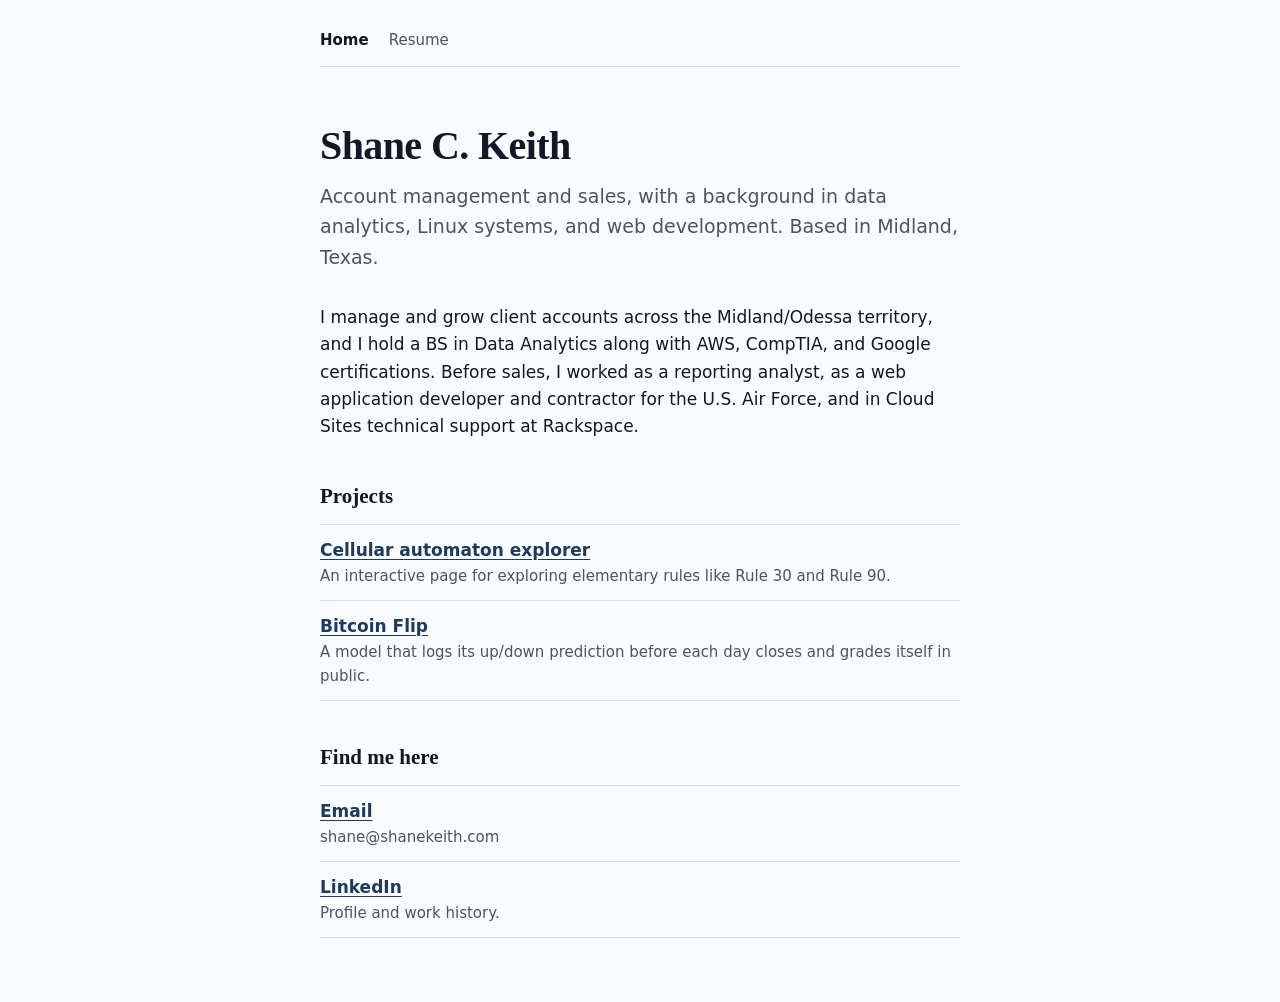
<file: index.html>
<!DOCTYPE html>
<html lang="en">
<head>
<meta charset="utf-8">
<meta name="viewport" content="width=device-width, initial-scale=1, viewport-fit=cover">
<title>Shane C. Keith</title>
<meta name="description" content="Shane Keith. Account management and sales professional with a background in data analytics, Linux systems, and web development. Midland, Texas.">
<link rel="stylesheet" href="/style.css">
</head>
<body>
<div class="wrap">
  <nav aria-label="Main">
    <a href="/" aria-current="page">Home</a>
    <a href="/resume/">Resume</a>
  </nav>
  <main>
    <h1>Shane C. Keith</h1>
    <p class="sub">Account management and sales, with a background in data analytics, Linux systems, and web development. Based in Midland, Texas.</p>
<p>I manage and grow client accounts across the Midland/Odessa territory, and I hold a BS in Data Analytics along with AWS, CompTIA, and Google certifications. Before sales, I worked as a reporting analyst, as a web application developer and contractor for the U.S. Air Force, and in Cloud Sites technical support at Rackspace.</p>
    <h2>Projects</h2>
    <ul class="links">
      <li><a href="/rule-explorer/">Cellular automaton explorer</a><span>An interactive page for exploring elementary rules like Rule 30 and Rule 90.</span></li>
      <li><a href="/btc/">Bitcoin Flip</a><span>A model that logs its up/down prediction before each day closes and grades itself in public.</span></li>
    </ul>

    <h2>Find me here</h2>
    <ul class="links">
      <li><a href="mailto:shane@shanekeith.com">Email</a><span>shane@shanekeith.com</span></li>
      <li><a href="https://www.linkedin.com/in/shaneckeith/">LinkedIn</a><span>Profile and work history.</span></li>
    </ul>
  </main>
</div>
</body>
</html>
</file>
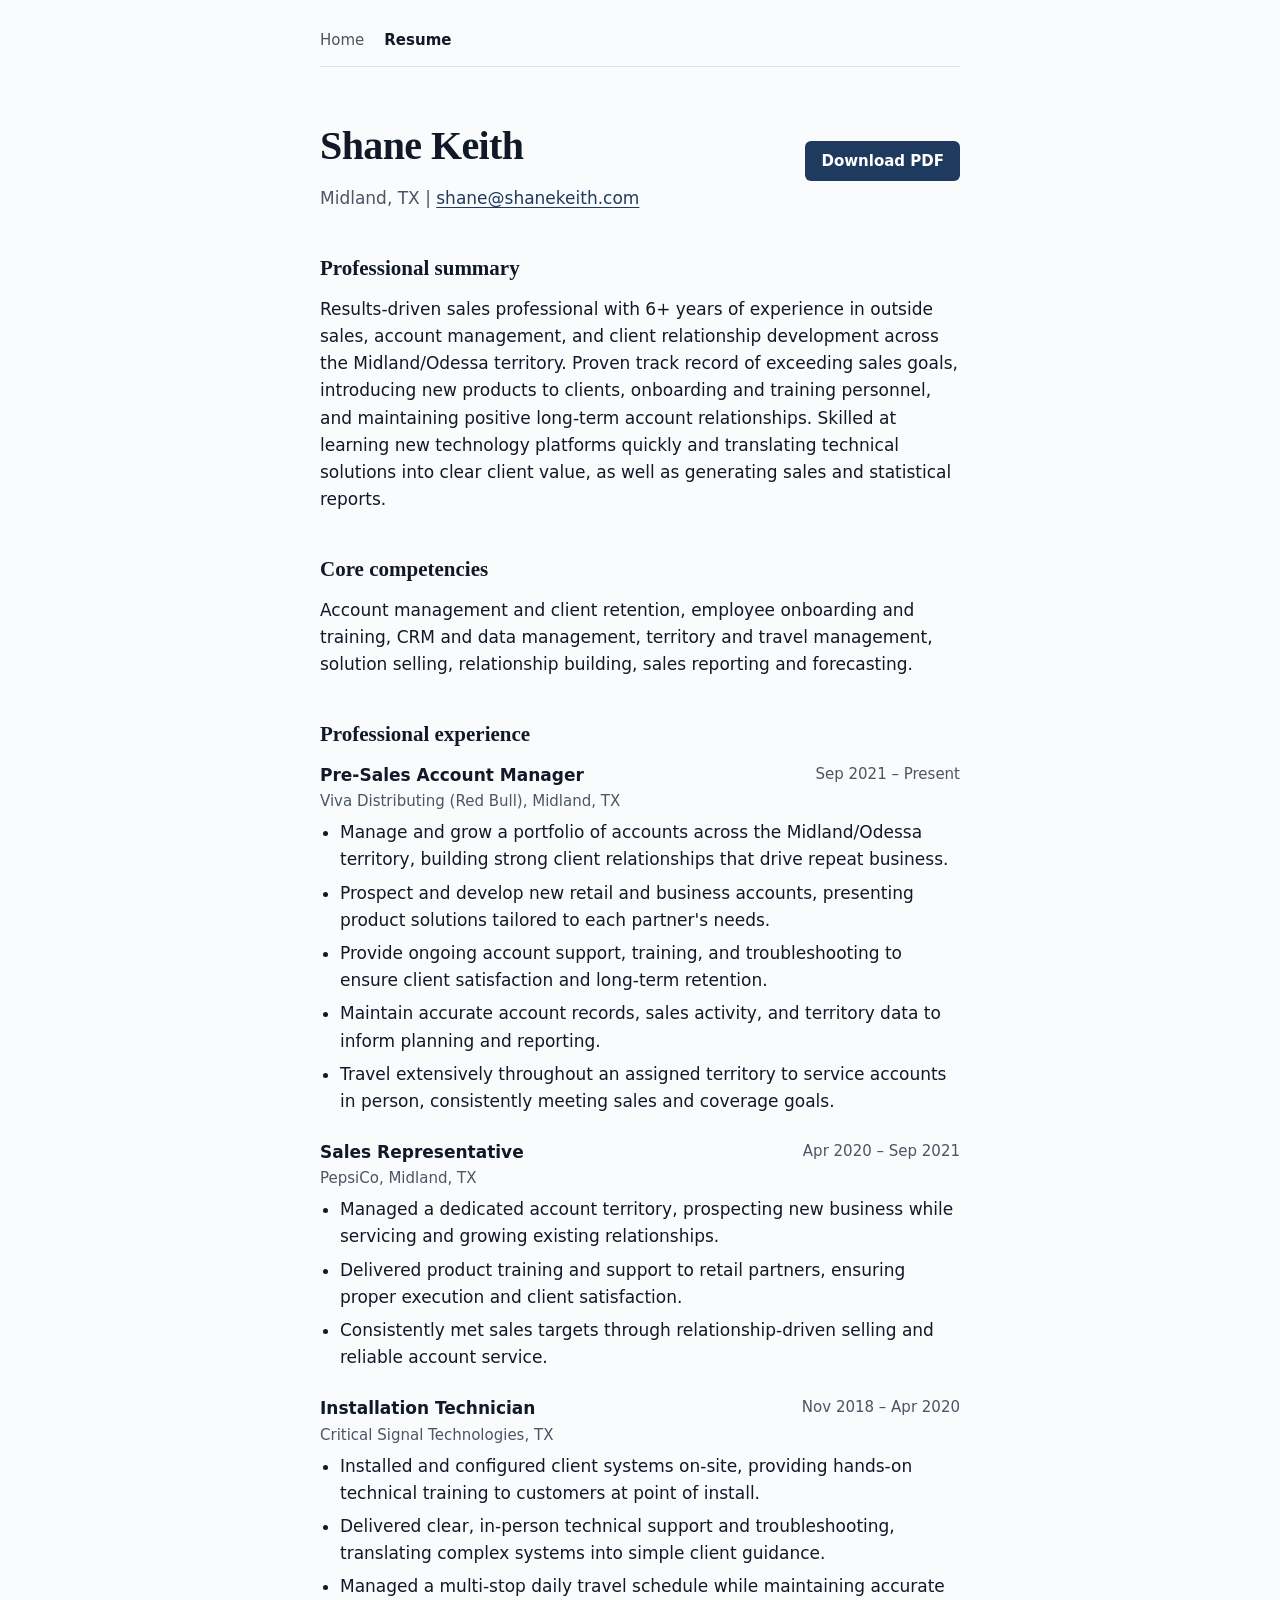
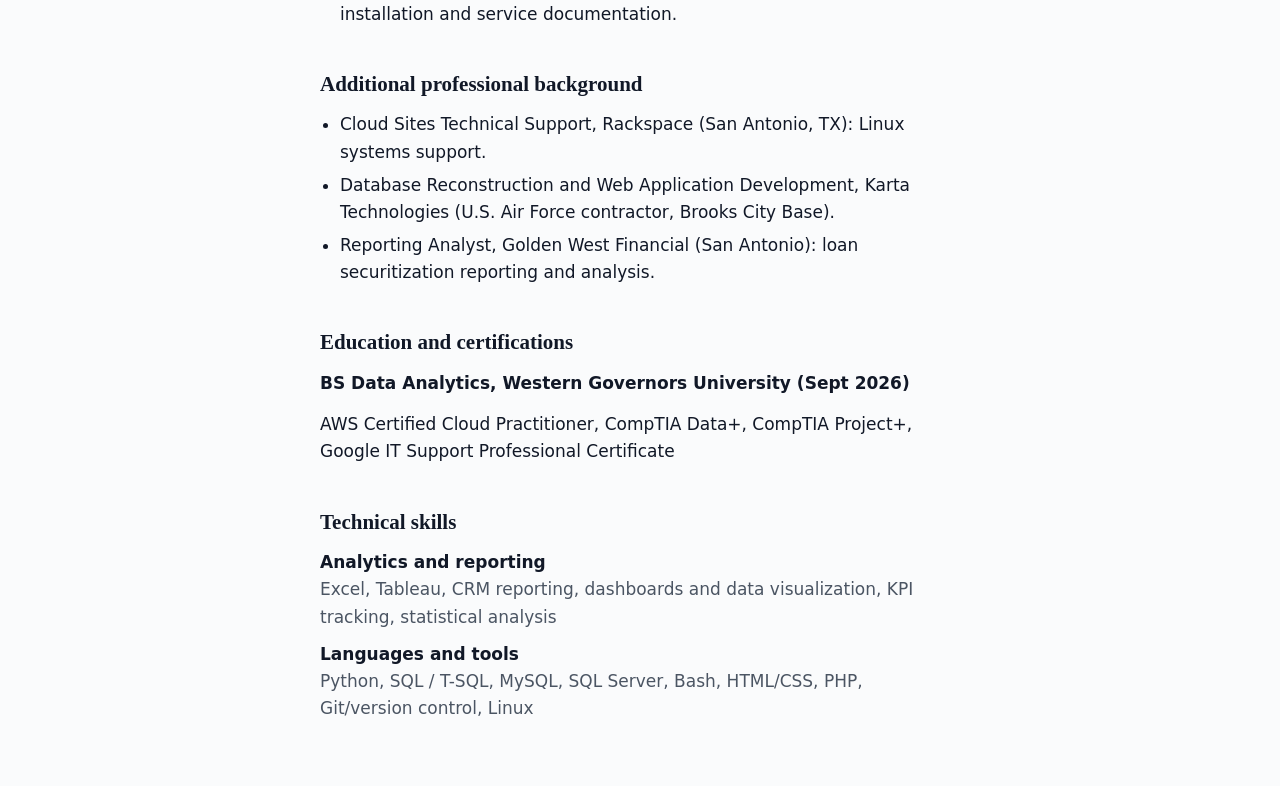
<file: resume/index.html>
<!DOCTYPE html>
<html lang="en">
<head>
<meta charset="utf-8">
<meta name="viewport" content="width=device-width, initial-scale=1, viewport-fit=cover">
<title>Resume | Shane Keith</title>
<meta name="description" content="Resume of Shane Keith: account management, outside sales, and data analytics. Midland, Texas.">
<link rel="stylesheet" href="/style.css">
</head>
<body>
<div class="wrap">
  <nav aria-label="Main">
    <a href="/">Home</a>
    <a href="/resume/" aria-current="page">Resume</a>
  </nav>
  <main>
    <div class="top">
      <h1>Shane Keith</h1>
      <a class="btn" href="/Shane-Keith-Resume.pdf" download>Download PDF</a>
    </div>
    <p class="loc">Midland, TX | <a href="mailto:shane@shanekeith.com">shane@shanekeith.com</a></p>

    <h2>Professional summary</h2>
    <p>Results-driven sales professional with 6+ years of experience in outside sales, account management, and client relationship development across the Midland/Odessa territory. Proven track record of exceeding sales goals, introducing new products to clients, onboarding and training personnel, and maintaining positive long-term account relationships. Skilled at learning new technology platforms quickly and translating technical solutions into clear client value, as well as generating sales and statistical reports.</p>

    <h2>Core competencies</h2>
    <p>Account management and client retention, employee onboarding and training, CRM and data management, territory and travel management, solution selling, relationship building, sales reporting and forecasting.</p>

    <h2>Professional experience</h2>

    <div class="job">
      <div class="meta"><h3>Pre-Sales Account Manager</h3><span class="when">Sep 2021 – Present</span></div>
      <p class="where">Viva Distributing (Red Bull), Midland, TX</p>
      <ul class="plain">
        <li>Manage and grow a portfolio of accounts across the Midland/Odessa territory, building strong client relationships that drive repeat business.</li>
        <li>Prospect and develop new retail and business accounts, presenting product solutions tailored to each partner's needs.</li>
        <li>Provide ongoing account support, training, and troubleshooting to ensure client satisfaction and long-term retention.</li>
        <li>Maintain accurate account records, sales activity, and territory data to inform planning and reporting.</li>
        <li>Travel extensively throughout an assigned territory to service accounts in person, consistently meeting sales and coverage goals.</li>
      </ul>
    </div>

    <div class="job">
      <div class="meta"><h3>Sales Representative</h3><span class="when">Apr 2020 – Sep 2021</span></div>
      <p class="where">PepsiCo, Midland, TX</p>
      <ul class="plain">
        <li>Managed a dedicated account territory, prospecting new business while servicing and growing existing relationships.</li>
        <li>Delivered product training and support to retail partners, ensuring proper execution and client satisfaction.</li>
        <li>Consistently met sales targets through relationship-driven selling and reliable account service.</li>
      </ul>
    </div>

    <div class="job">
      <div class="meta"><h3>Installation Technician</h3><span class="when">Nov 2018 – Apr 2020</span></div>
      <p class="where">Critical Signal Technologies, TX</p>
      <ul class="plain">
        <li>Installed and configured client systems on-site, providing hands-on technical training to customers at point of install.</li>
        <li>Delivered clear, in-person technical support and troubleshooting, translating complex systems into simple client guidance.</li>
        <li>Managed a multi-stop daily travel schedule while maintaining accurate installation and service documentation.</li>
      </ul>
    </div>

    <h2>Additional professional background</h2>
    <ul class="plain">
      <li>Cloud Sites Technical Support, Rackspace (San Antonio, TX): Linux systems support.</li>
      <li>Database Reconstruction and Web Application Development, Karta Technologies (U.S. Air Force contractor, Brooks City Base).</li>
      <li>Reporting Analyst, Golden West Financial (San Antonio): loan securitization reporting and analysis.</li>
    </ul>

    <h2>Education and certifications</h2>
    <p><strong>BS Data Analytics, Western Governors University (Sept 2026)</strong></p>
    <p>AWS Certified Cloud Practitioner, CompTIA Data+, CompTIA Project+, Google IT Support Professional Certificate</p>

    <h2>Technical skills</h2>
    <dl class="skills">
      <dt>Analytics and reporting</dt>
      <dd>Excel, Tableau, CRM reporting, dashboards and data visualization, KPI tracking, statistical analysis</dd>
      <dt>Languages and tools</dt>
      <dd>Python, SQL / T-SQL, MySQL, SQL Server, Bash, HTML/CSS, PHP, Git/version control, Linux</dd>
    </dl>
  </main>
</div>
</body>
</html>
</file>
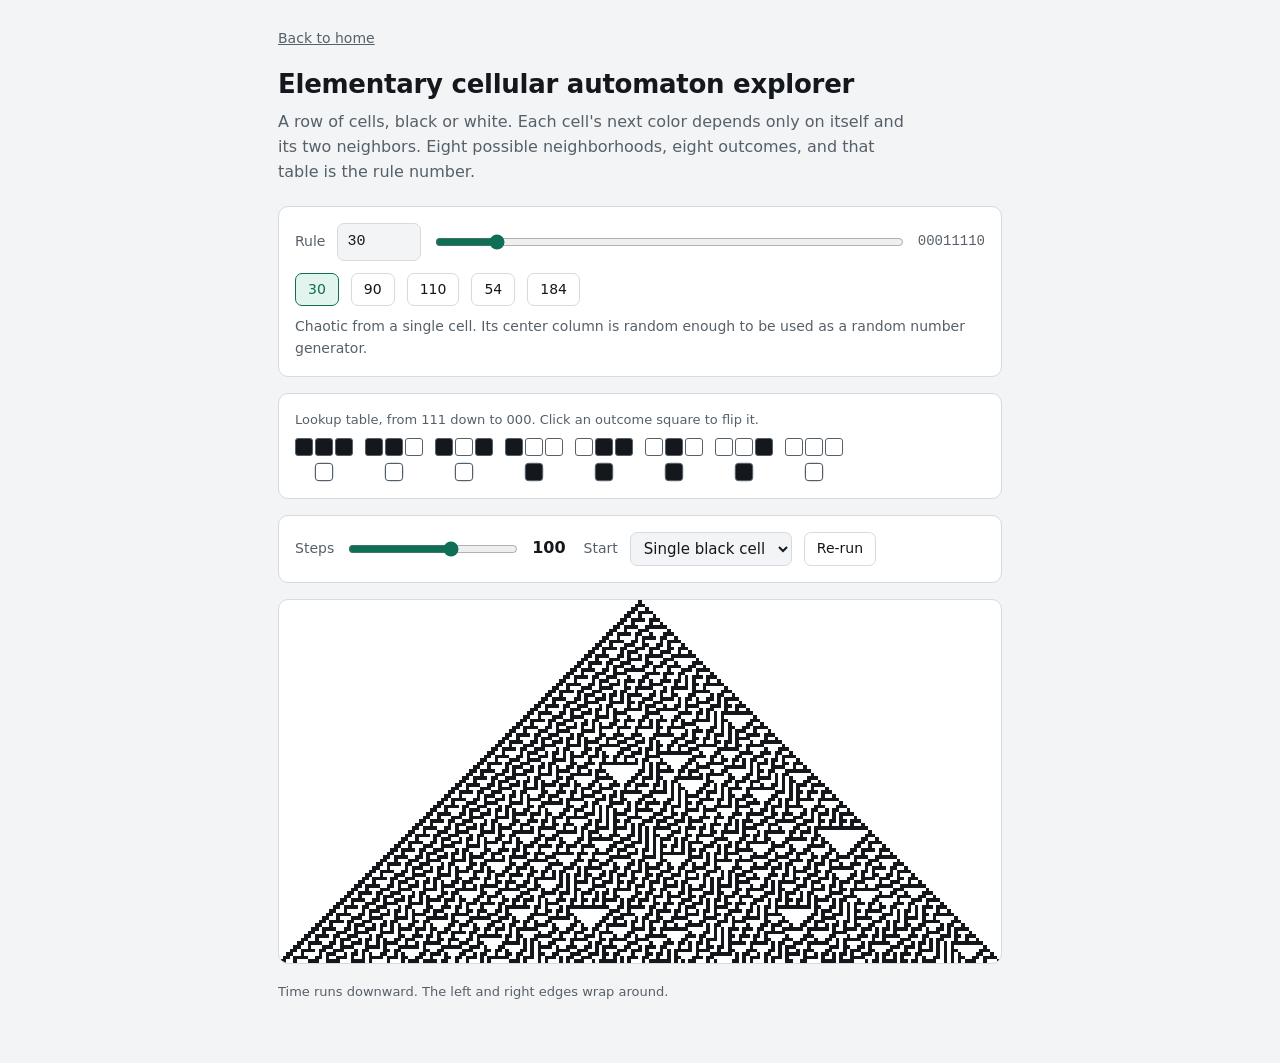
<file: rule-explorer/index.html>
<!DOCTYPE html>
<html lang="en">
<head>
<meta charset="utf-8">
<meta name="viewport" content="width=device-width, initial-scale=1, viewport-fit=cover">
<title>Cellular automaton explorer | Shane Keith</title>
<style>
:root{
  --bg:#f2f4f6;--panel:#ffffff;--ink:#14181c;--ink2:#566069;--line:#d5dbe0;--accent:#0f6e56;--accent-soft:#e1f5ee;
  box-sizing:border-box;
  padding-top:env(safe-area-inset-top,0px);
  padding-bottom:env(safe-area-inset-bottom,0px);
}
@media (prefers-color-scheme: dark){
  :root:not([data-theme="light"]){--bg:#0f1317;--panel:#171c21;--ink:#e6eaee;--ink2:#97a2ad;--line:#2a323a;--accent:#5dcaa5;--accent-soft:#12302a;}
}
:root[data-theme="dark"]{--bg:#0f1317;--panel:#171c21;--ink:#e6eaee;--ink2:#97a2ad;--line:#2a323a;--accent:#5dcaa5;--accent-soft:#12302a;}
html{scroll-padding-top:env(safe-area-inset-top,0px);}
*,*::before,*::after{box-sizing:border-box;}
body{margin:0;background:var(--bg);color:var(--ink);font-family:system-ui,-apple-system,"Segoe UI",Roboto,sans-serif;line-height:1.55;}
main{max-width:760px;margin:0 auto;padding:28px 18px 48px;}
h1{font-size:26px;font-weight:600;letter-spacing:-0.01em;margin:0 0 6px;}
.lede{margin:0 0 22px;color:var(--ink2);max-width:62ch;}
.panel{background:var(--panel);border:1px solid var(--line);border-radius:10px;padding:16px;margin:0 0 16px;}
.row{display:flex;flex-wrap:wrap;align-items:center;gap:12px;}
.row + .row{margin-top:12px;}
label{font-size:14px;color:var(--ink2);}
input[type=number],select{font:inherit;font-size:15px;color:var(--ink);background:var(--bg);border:1px solid var(--line);border-radius:7px;padding:6px 9px;}
input[type=number]{width:84px;font-family:ui-monospace,SFMono-Regular,Menlo,Consolas,monospace;}
input[type=range]{accent-color:var(--accent);}
button{font:inherit;font-size:14px;color:var(--ink);background:transparent;border:1px solid var(--line);border-radius:7px;padding:5px 12px;cursor:pointer;}
button:hover{border-color:var(--ink2);}
button.on{background:var(--accent-soft);border-color:var(--accent);color:var(--accent);}
:focus-visible{outline:2px solid var(--accent);outline-offset:2px;}
.bin{font-family:ui-monospace,SFMono-Regular,Menlo,Consolas,monospace;font-size:14px;color:var(--ink2);}
.note{margin:10px 0 0;font-size:14px;color:var(--ink2);min-height:1.55em;}
.cap{font-size:13px;color:var(--ink2);margin:0 0 8px;}
#table{display:flex;flex-wrap:wrap;gap:12px;}
.sq{width:18px;height:18px;border:1px solid var(--ink2);border-radius:3px;background:transparent;}
.sq.b{background:var(--ink);}
.pat{display:flex;gap:2px;}
.cell{display:flex;flex-direction:column;align-items:center;gap:6px;}
.out{cursor:pointer;padding:0;}
canvas{display:block;width:100%;height:auto;image-rendering:pixelated;border:1px solid var(--line);border-radius:10px;background:var(--panel);}
.foot{margin-top:18px;font-size:13px;color:var(--ink2);}
</style>
</head>
<body>
<main>
  <p style="margin:0 0 14px;font-size:14px;"><a href="/" style="color:var(--ink2);">Back to home</a></p>
  <h1>Elementary cellular automaton explorer</h1>
  <p class="lede">A row of cells, black or white. Each cell's next color depends only on itself and its two neighbors. Eight possible neighborhoods, eight outcomes, and that table is the rule number.</p>

  <section class="panel" aria-label="Rule controls">
    <div class="row">
      <label for="ruleNum">Rule</label>
      <input type="number" id="ruleNum" min="0" max="255" value="30">
      <input type="range" id="ruleSlider" min="0" max="255" step="1" value="30" style="flex:1;min-width:140px;" aria-label="Rule number slider">
      <span class="bin" id="bin">00011110</span>
    </div>
    <div class="row" id="presets">
      <button data-r="30">30</button>
      <button data-r="90">90</button>
      <button data-r="110">110</button>
      <button data-r="54">54</button>
      <button data-r="184">184</button>
    </div>
    <p class="note" id="note"></p>
  </section>

  <section class="panel" aria-label="Rule lookup table">
    <p class="cap">Lookup table, from 111 down to 000. Click an outcome square to flip it.</p>
    <div id="table"></div>
  </section>

  <section class="panel" aria-label="Run settings">
    <div class="row">
      <label for="steps">Steps</label>
      <input type="range" id="steps" min="20" max="150" step="1" value="100" style="width:170px;">
      <span id="stepsOut" style="font-weight:600;min-width:30px;">100</span>
      <label for="start" style="margin-left:6px;">Start</label>
      <select id="start">
        <option value="single">Single black cell</option>
        <option value="random">Random row</option>
      </select>
      <button id="rerun">Re-run</button>
    </div>
  </section>

  <canvas id="cv" role="img" aria-label="Cellular automaton evolution, one row per step, time running downward"></canvas>

  <p class="foot">Time runs downward. The left and right edges wrap around.</p>
</main>

<script>
var rule=30,steps=100,startMode='single';
var cv=document.getElementById('cv');
var ctx=cv.getContext('2d');
var tbl=document.getElementById('table');
var numIn=document.getElementById('ruleNum');
var slider=document.getElementById('ruleSlider');
var binOut=document.getElementById('bin');
var stepsIn=document.getElementById('steps');
var stepsOut=document.getElementById('stepsOut');
var startSel=document.getElementById('start');
var noteEl=document.getElementById('note');

var notes={
  30:'Chaotic from a single cell. Its center column is random enough to be used as a random number generator.',
  90:'Perfectly regular nested triangles (the Sierpinski triangle).',
  110:'A mix of order and chaos, with structures that travel through the noise. Capable of universal computation.',
  54:'Another in-between rule, with gliding structures.',
  184:'Behaves like traffic flow. Try the random start.'
};

function ink(){return getComputedStyle(document.body).color||'#14181c';}

function sq(on){
  var s=document.createElement('div');
  s.className='sq'+(on?' b':'');
  return s;
}

function buildTable(){
  tbl.innerHTML='';
  for(var p=7;p>=0;p--){
    var wrap=document.createElement('div');
    wrap.className='cell';
    var pat=document.createElement('div');
    pat.className='pat';
    pat.appendChild(sq((p>>2)&1));
    pat.appendChild(sq((p>>1)&1));
    pat.appendChild(sq(p&1));
    var out=document.createElement('button');
    out.className='out';
    out.setAttribute('aria-label','Flip outcome for pattern '+p.toString(2).padStart(3,'0'));
    out.appendChild(sq((rule>>p)&1));
    (function(pp){out.addEventListener('click',function(){setRule(rule^(1<<pp));});})(p);
    wrap.appendChild(pat);
    wrap.appendChild(out);
    tbl.appendChild(wrap);
  }
}

function draw(){
  var cols=2*steps+1;
  var cs=Math.max(2,Math.min(8,Math.floor(720/cols)));
  cv.width=cols*cs;
  cv.height=(steps+1)*cs;
  ctx.clearRect(0,0,cv.width,cv.height);
  ctx.fillStyle=ink();
  var a=new Uint8Array(cols);
  if(startMode==='single'){a[steps]=1;}
  else{for(var i=0;i<cols;i++){a[i]=Math.random()<0.5?1:0;}}
  for(var y=0;y<=steps;y++){
    for(var x=0;x<cols;x++){
      if(a[x]){ctx.fillRect(x*cs,y*cs,cs,cs);}
    }
    var n=new Uint8Array(cols);
    for(var j=0;j<cols;j++){
      var l=a[(j-1+cols)%cols],c=a[j],r=a[(j+1)%cols];
      n[j]=(rule>>(l*4+c*2+r))&1;
    }
    a=n;
  }
}

function setRule(r){
  r=Math.max(0,Math.min(255,Math.round(Number(r)||0)));
  rule=r;
  numIn.value=r;
  slider.value=r;
  binOut.textContent=r.toString(2).padStart(8,'0');
  noteEl.textContent=notes[r]||'';
  document.querySelectorAll('#presets button').forEach(function(b){
    b.classList.toggle('on',Number(b.getAttribute('data-r'))===r);
  });
  buildTable();
  draw();
}

numIn.addEventListener('input',function(){setRule(numIn.value);});
slider.addEventListener('input',function(){setRule(slider.value);});
stepsIn.addEventListener('input',function(){steps=Number(stepsIn.value);stepsOut.textContent=steps;draw();});
startSel.addEventListener('change',function(){startMode=startSel.value;draw();});
document.getElementById('rerun').addEventListener('click',draw);
document.querySelectorAll('#presets button').forEach(function(b){
  b.addEventListener('click',function(){setRule(b.getAttribute('data-r'));});
});

try{
  var mq=window.matchMedia('(prefers-color-scheme: dark)');
  if(mq.addEventListener){mq.addEventListener('change',draw);}
  new MutationObserver(draw).observe(document.documentElement,{attributes:true,attributeFilter:['data-theme']});
}catch(e){}

setRule(30);
</script>
</body>
</html>
</file>
<file: style.css>
:root{
  --bg:#fafbfc;--ink:#111827;--ink2:#4b5563;--line:#dde2e8;--accent:#1f3a5f;--accent-ink:#ffffff;
  box-sizing:border-box;
  padding-top:env(safe-area-inset-top,0px);
  padding-bottom:env(safe-area-inset-bottom,0px);
}
@media (prefers-color-scheme:dark){
  :root{--bg:#0e1217;--ink:#e8ecf0;--ink2:#9aa5b1;--line:#252d36;--accent:#9db8dc;--accent-ink:#0e1217;}
}
html{scroll-padding-top:env(safe-area-inset-top,0px);}
*,*::before,*::after{box-sizing:border-box;}
body{margin:0;background:var(--bg);color:var(--ink);font-family:system-ui,-apple-system,"Segoe UI",Roboto,sans-serif;font-size:17px;line-height:1.6;}
a{color:var(--accent);text-underline-offset:3px;}
a:hover{text-decoration-thickness:2px;}
:focus-visible{outline:2px solid var(--accent);outline-offset:3px;}
.wrap{max-width:680px;margin:0 auto;padding:28px 20px 64px;}
nav{display:flex;gap:20px;font-size:15px;margin:0 0 56px;padding-bottom:14px;border-bottom:1px solid var(--line);}
nav a{color:var(--ink2);text-decoration:none;}
nav a[aria-current="page"]{color:var(--ink);font-weight:600;}
nav a:hover{color:var(--ink);}
h1{font-family:Georgia,"Times New Roman",serif;font-size:40px;font-weight:600;letter-spacing:-0.015em;line-height:1.15;margin:0 0 12px;}
h2{font-family:Georgia,"Times New Roman",serif;font-size:21px;font-weight:600;margin:40px 0 10px;}
h3{font-size:17px;font-weight:600;margin:0;}
p{margin:0 0 14px;max-width:62ch;}
.sub{color:var(--ink2);font-size:19px;margin:0 0 32px;}
.links{list-style:none;padding:0;margin:0;}
.links li{padding:12px 0;border-top:1px solid var(--line);}
.links li:last-child{border-bottom:1px solid var(--line);}
.links a{font-weight:600;}
.links span{display:block;color:var(--ink2);font-size:15px;}
.btn{display:inline-block;background:var(--accent);color:var(--accent-ink);padding:8px 16px;border-radius:6px;text-decoration:none;font-size:15px;font-weight:600;}
.btn:hover{text-decoration:underline;}
.job{margin:0 0 24px;}
.job .meta{display:flex;flex-wrap:wrap;justify-content:space-between;gap:4px 16px;}
.job .when{color:var(--ink2);font-size:15px;}
.job .where{color:var(--ink2);font-size:15px;margin:0 0 6px;}
ul.plain{margin:6px 0 0;padding-left:20px;}
ul.plain li{margin:0 0 6px;max-width:62ch;}
dl.skills{margin:0;}
dl.skills dt{font-weight:600;margin-top:10px;}
dl.skills dd{margin:0;color:var(--ink2);}
.top{display:flex;flex-wrap:wrap;justify-content:space-between;align-items:flex-end;gap:12px;margin:0 0 4px;}
.loc{color:var(--ink2);margin:0 0 8px;}
@media print{
  nav,.btn,.noprint{display:none;}
  body{background:#fff;color:#000;font-size:11pt;}
  .wrap{padding:0;max-width:none;}
  a{color:#000;}
}
</file>
